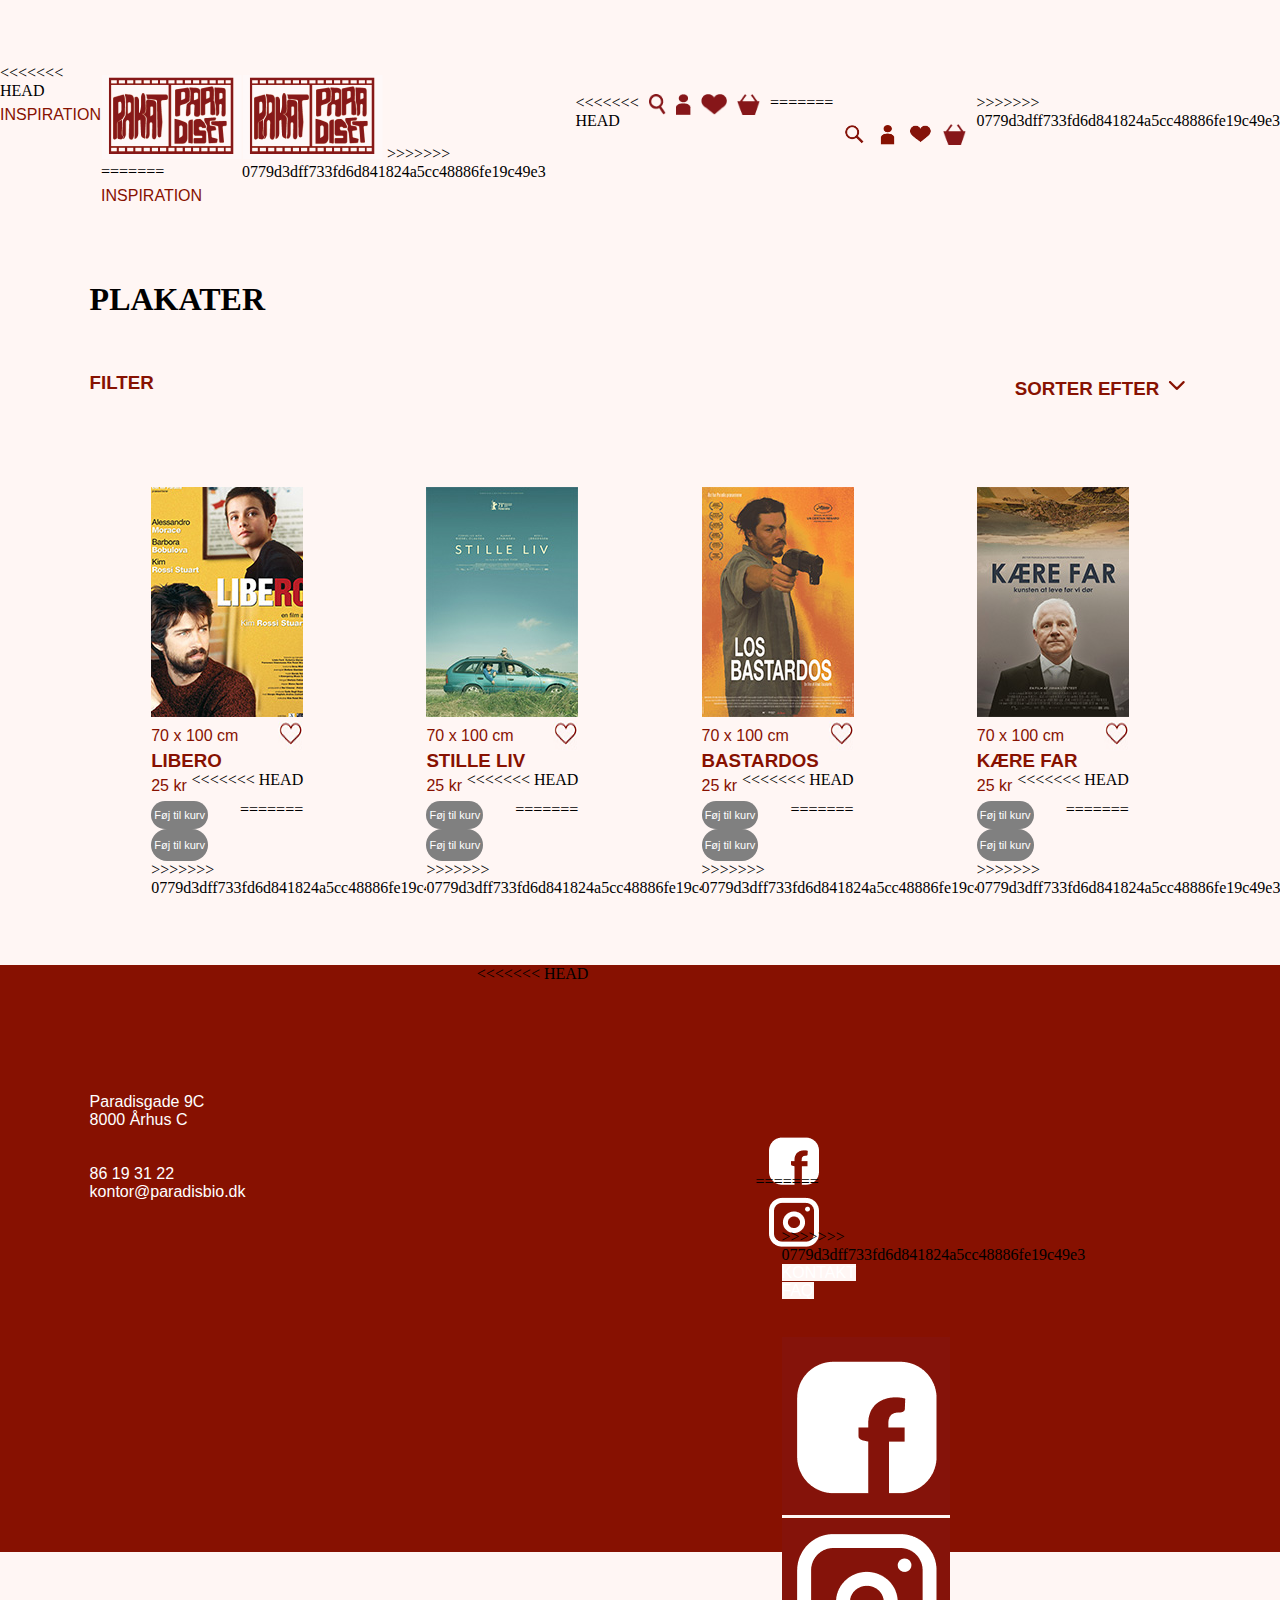
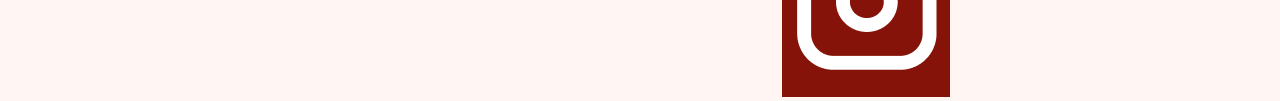
<file: index.html>
<!DOCTYPE html>
<html lang="en">
<head>
    <meta charset="UTF-8">
    <meta http-equiv="X-UA-Compatible" content="IE=edge">
    <meta name="viewport" content="width=device-width, initial-scale=1.0">
    <link rel="stylesheet" href="styles.css">
    <title>FORSIDE</title>
    </head>

    <body>
        <header id="mobilmenu">
<<<<<<< HEAD
            
            <div class="mobilikoner">
                <img src="images/burgermenu_billede.png" alt="Burgermenu Ikon">
                <img src="images/loop.png" alt="Loop Ikon">
            </div>
            
            <div class="logo">
                <img src="images/logo_billede.png" alt="Logo">
            </div>

            <div class="mobilikoner">
                <img src="images/fyldthjerte.png" alt="Fyldt Hjerte Ikon">
                <img src="images/kurv.png" alt="Kurv Ikon">
            </div>   
=======
            <div class="mobilikoner">
                <a href="burgermenu.html"><img id="burgermenu" src="images/burgermenu.png" alt="burgermenuikon"></a>
                <a href=""><img src="images/søg.png" alt="søg"></a>
            </div>
            
            <div class="logo">
                <a href="index.html"><img src="images/logo_billede.png" alt="Logo"></a>
            </div>

            <div class="mobilikoner">
                <a href="favoritter.html"><img src="images/favorit.png" alt="favorit"></a>
                <a href="kurv.html"><img src="images/kurv.png" alt="kurv"></a>
            </div>  
>>>>>>> 0779d3dff733fd6d841824a5cc48886fe19c49e3
        </header>

        <header id="laptopmenu">
            <div>
<<<<<<< HEAD
                <h4 id="inspirationsknap">INSPIRATION</h4>
            </div>
        
            <div class="logo">
                <img src="images/logo_billede.png" alt="Logo">
=======
                <a href="inspiration.html"><h4 id="inspirationsknap">INSPIRATION</h4></a>
            </div>
        
            <div class="logo">
                <a href="index.html"><img src="images/logo_billede.png" alt="Logo"></a>
>>>>>>> 0779d3dff733fd6d841824a5cc48886fe19c49e3
            </div>

            
            <div id="laptopikoner">
<<<<<<< HEAD
                <img src="images/loop.png" alt="Loop Ikon">
                <img src="images/profil_ikon.png" alt="Profil Ikon">
                <img src="images/fyldthjerte.png" alt="Fyldt Hjerte Ikon">
                <img src="images/kurv.png" alt="Kurv Ikon">
=======
                <a href=""><img src="images/søg.png" alt="Loop Ikon"></a>
                <a href="minkonto.html"><img src="images/profil.png" alt="Profil Ikon"></a>
                <a href="favoritter.html"><img src="images/favorit.png" alt="Fyldt Hjerte Ikon"></a>
                <a href="kurv.html"><img src="images/kurv.png" alt="Kurv Ikon"></a>
>>>>>>> 0779d3dff733fd6d841824a5cc48886fe19c49e3
            </div>
            
        </header>

        <main>
            <h1>PLAKATER</h1>
            <div class="filterogsorter">
                <h3>Filter</h3>
                <h3>Sorter efter <img src="images/pilned.png" alt="Pil Ned Ikon"></h3>
            </div>
    
            <div class="kort">
                <section>
                    <a class="plakatlink" href="#.html">
                        <img src="images/libero_billede.jpg" alt="Libero Plakat">
                    </a>
                    <div class="linje1">
                        <h4>70 x 100 cm</h4>
                        <img src="images/tomthjerte.jpg" alt="Tomt Hjerte Ikon">
                    </div>
                    <h3>LIBERO</h3>
                    <div class="linje3">
                        <h4>25 kr</h4>
<<<<<<< HEAD
                        <p class="gråknap">Føj til kurv</p>
=======
                        <p class="gråknaplille">Føj til kurv</p>
>>>>>>> 0779d3dff733fd6d841824a5cc48886fe19c49e3
                    </div>
                </section>
    
                <section>
                    <a class="plakatlink" href="omplakaten.html">
                        <img src="images/stilleliv_billede.jpg" alt="Stille Liv Plakat">
                    </a>
                    <div class="linje1">
                        <h4>70 x 100 cm</h4>
                        <img src="images/tomthjerte.jpg" alt="Tomt Hjerte Ikon">
                    </div>
                    <h3>STILLE LIV</h3>
                    <div class="linje3">
                        <h4>25 kr</h4>
<<<<<<< HEAD
                        <p class="gråknap">Føj til kurv</p>
=======
                        <p class="gråknaplille">Føj til kurv</p>
>>>>>>> 0779d3dff733fd6d841824a5cc48886fe19c49e3
                    </div>
                </section>
    
                <section>
                    <a class="plakatlink" href="#.html">
                        <img src="images/losbastardos_billede.jpg" alt="Los Bastardos Plakat">
                    </a>
                    <div class="linje1">
                        <h4>70 x 100 cm</h4>
                        <img src="images/tomthjerte.jpg" alt="Tomt Hjerte Ikon">
                    </div>
                    <h3>BASTARDOS</h3>
                    <div class="linje3">
                        <h4>25 kr</h4>
<<<<<<< HEAD
                        <p class="gråknap">Føj til kurv</p>
=======
                        <p class="gråknaplille">Føj til kurv</p>
>>>>>>> 0779d3dff733fd6d841824a5cc48886fe19c49e3
                    </div>
                </section>
    
                <section>
                    <a class="plakatlink" href="#.html">
                        <img src="images/kærefar_billede.jpg" alt="Kære Far Plakat">
                    </a>
                    <div class="linje1">
                        <h4>70 x 100 cm</h4>
                        <img src="images/tomthjerte.jpg" alt="Tomt Hjerte Ikon">
                    </div>
                    <h3>KÆRE FAR</h3>
                    <div class="linje3">
                        <h4>25 kr</h4>
<<<<<<< HEAD
                        <p class="gråknap">Føj til kurv</p>
=======
                        <p class="gråknaplille">Føj til kurv</p>
>>>>>>> 0779d3dff733fd6d841824a5cc48886fe19c49e3
                    </div>
                    
                </section>

            </div>
        </main>

        <footer>
            <section>
                <p>Paradisgade 9C</p>
                <p>8000 Århus C</p>
                <br>
                <br>
                <p>86 19 31 22</p>
                <p>kontor@paradisbio.dk</p>
            </section>

<<<<<<< HEAD
            <section>
                <div class="some">
                    <img src="images/facebook_logo.png" alt="FaceBook Ikon">
                </div>
=======
            <section id="footerlaptop">
>>>>>>> 0779d3dff733fd6d841824a5cc48886fe19c49e3
                <br>
                <a href="kontaktos.html">KONTAKT</a>
                <br>
                <a href="">FAQ</a>
            </section>

            <section class="some">
                <a href=""><img src="images/facebook.png" alt="facebook"></a>
                <a href=""><img src="images/instagram.png" alt="instagram"></a>
            </section>

        </footer>
    </body>
    </html>
</file>
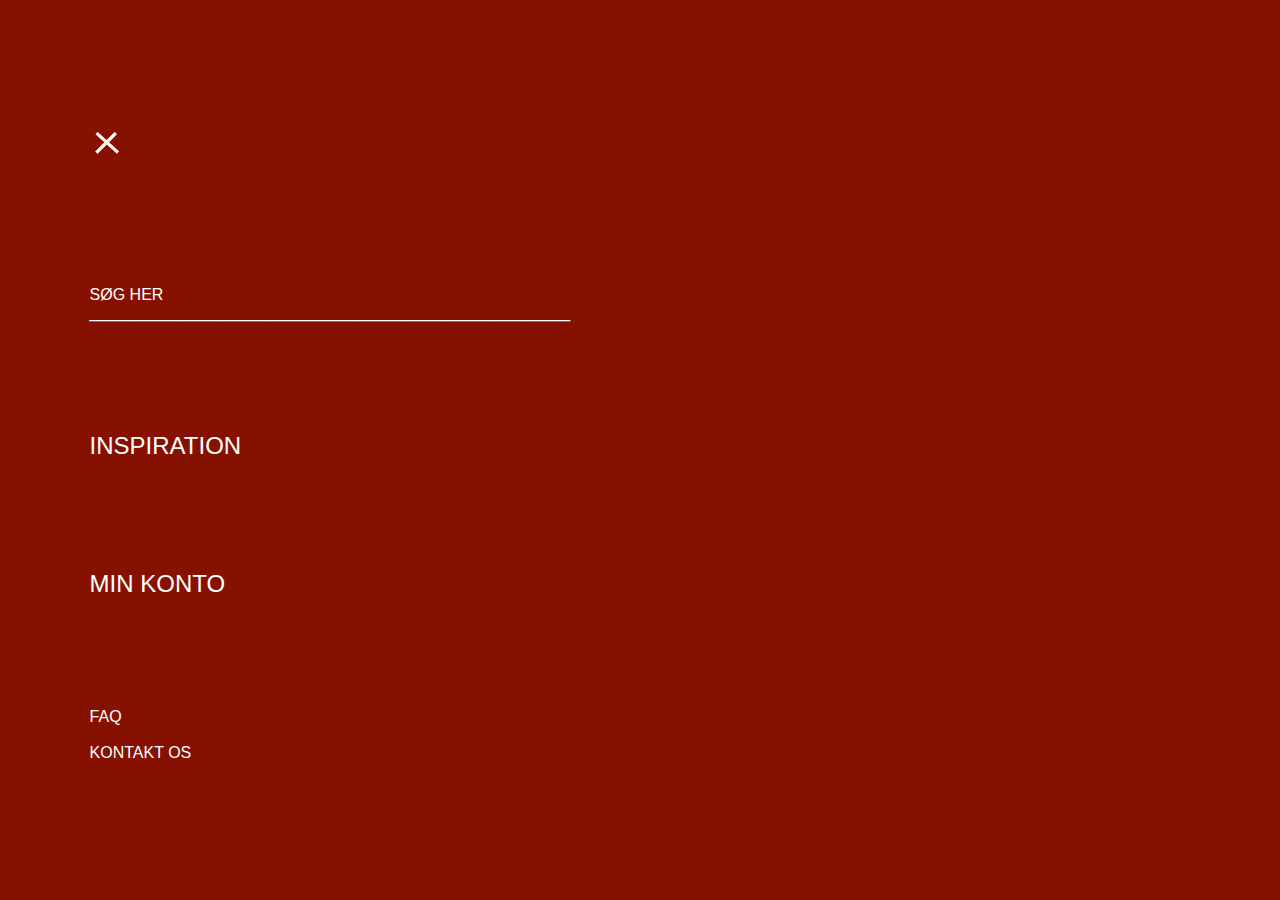
<file: burgermenu.html>
<!DOCTYPE html>
<html lang="en">
<head>
    <meta charset="UTF-8">
    <meta http-equiv="X-UA-Compatible" content="IE=edge">
    <meta name="viewport" content="width=device-width, initial-scale=1.0">
    <link rel="stylesheet" href="stylesrød.css">
    <title>Burgermenu</title>
</head>
<body>
    <header>
        <a class="mobilikoner" href="index.html"><img src="images/kryds.png" alt="kryds"></a>
    </header>

    <main>
        <p>SØG HER</p>
        <p>______________________________________________________</p>

        <a href="inspiration.html"><h2 class="overskriftburgermenu">INSPIRATION</h2></a>
        <a href="minkonto.html"><h2 class="overskriftburgermenu">MIN KONTO</h2></a>

        <a href=""><h4>FAQ</h4></a>
        <br>
        <a href="kontaktos.html"><h4>KONTAKT OS</h4></a>
    </main>
</body>
</html>
</file>
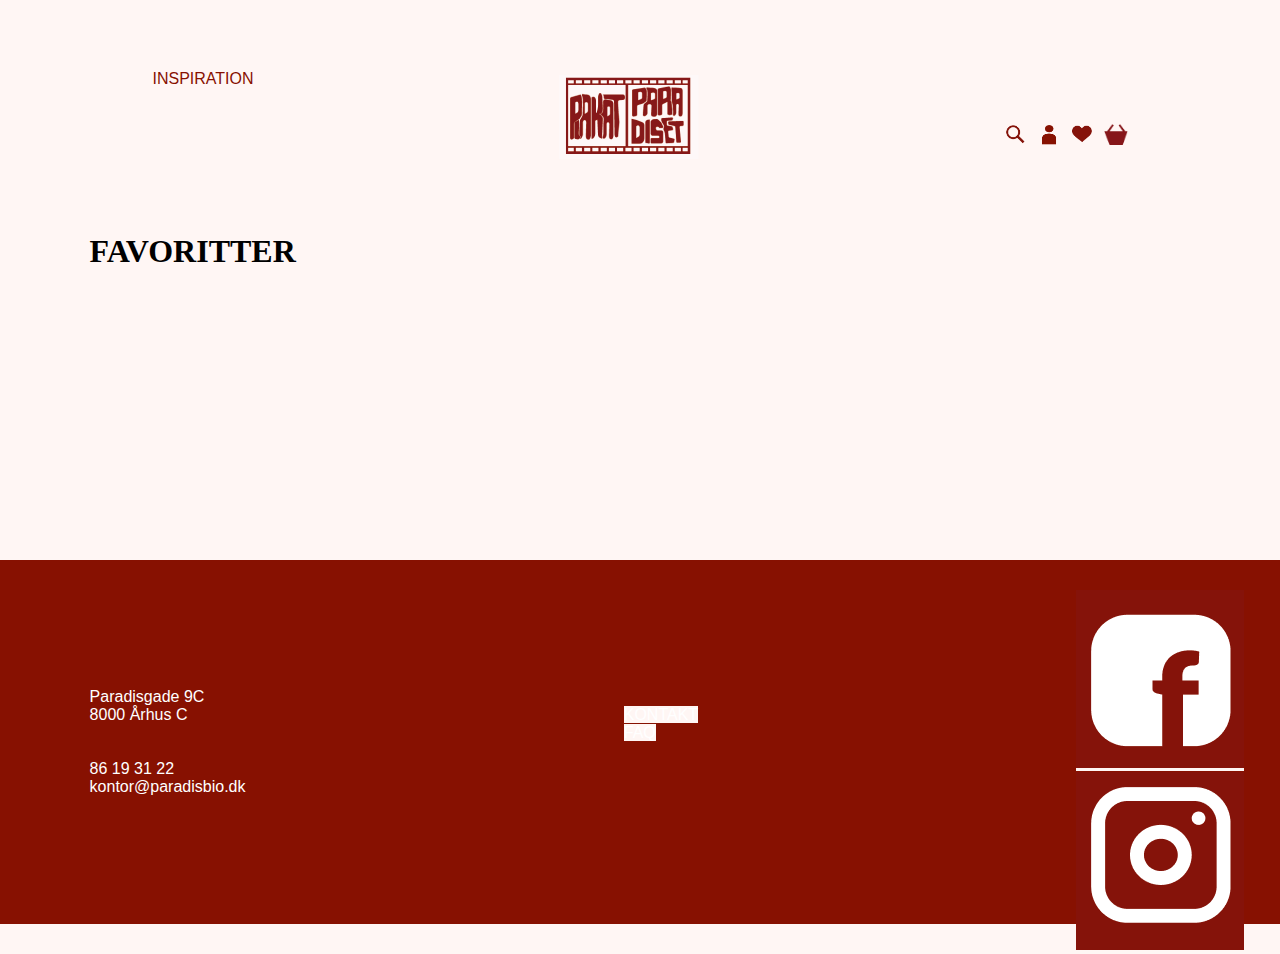
<file: favoritter.html>
<!DOCTYPE html>
<html lang="en">

<head>
    <meta charset="UTF-8">
    <meta http-equiv="X-UA-Compatible" content="IE=edge">
    <meta name="viewport" content="width=device-width, initial-scale=1.0">
    <title>Favoritter</title>
    <link rel="stylesheet" href="styles.css">
</head>

<body>

    <header id="mobilmenu">
        <div class="mobilikoner">
            <a href="burgermenu.html"><img id="burgermenu" src="images/burgermenu.png" alt="burgermenuikon"></a>
            <a href=""><img src="images/søg.png" alt="søg"></a>
        </div>
        
        <div class="logo">
            <a href="index.html"><img src="images/logo_billede.png" alt="Logo"></a>
        </div>

        <div class="mobilikoner">
            <a href="favoritter.html"><img src="images/favorit.png" alt="favorit"></a>
            <a href="kurv.html"><img src="images/kurv.png" alt="kurv"></a>
        </div>  
    </header>

    <header id="laptopmenu">
        <div>
            <a href="inspiration.html"><h4 id="inspirationsknap">INSPIRATION</h4></a>
        </div>
    
        <div class="logo">
            <a href="index.html"><img src="images/logo_billede.png" alt="Logo"></a>
        </div>

        
        <div id="laptopikoner">
            <a href=""><img src="images/søg.png" alt="Loop Ikon"></a>
            <a href="minkonto.html"><img src="images/profil.png" alt="Profil Ikon"></a>
            <a href="favoritter.html"><img src="images/favorit.png" alt="Fyldt Hjerte Ikon"></a>
            <a href="kurv.html"><img src="images/kurv.png" alt="Kurv Ikon"></a>
        </div>
        
    </header>

    <main>

        <div>
            <h1>FAVORITTER</h1><br><br><br><br><br><br><br><br><br>
        </div>

    </main>

    <footer>
        <section>
            <p>Paradisgade 9C</p>
            <p>8000 Århus C</p>
            <br>
            <br>
            <p>86 19 31 22</p>
            <p>kontor@paradisbio.dk</p>
        </section>

        <section id="footerlaptop">
            <br>
            <a href="kontaktos.html">KONTAKT</a>
            <br>
            <a href="">FAQ</a>
        </section>

        <section class="some">
            <a href=""><img src="images/facebook.png" alt="facebook"></a>
            <a href=""><img src="images/instagram.png" alt="instagram"></a>
        </section>

    </footer>
</body>
</html>
</file>
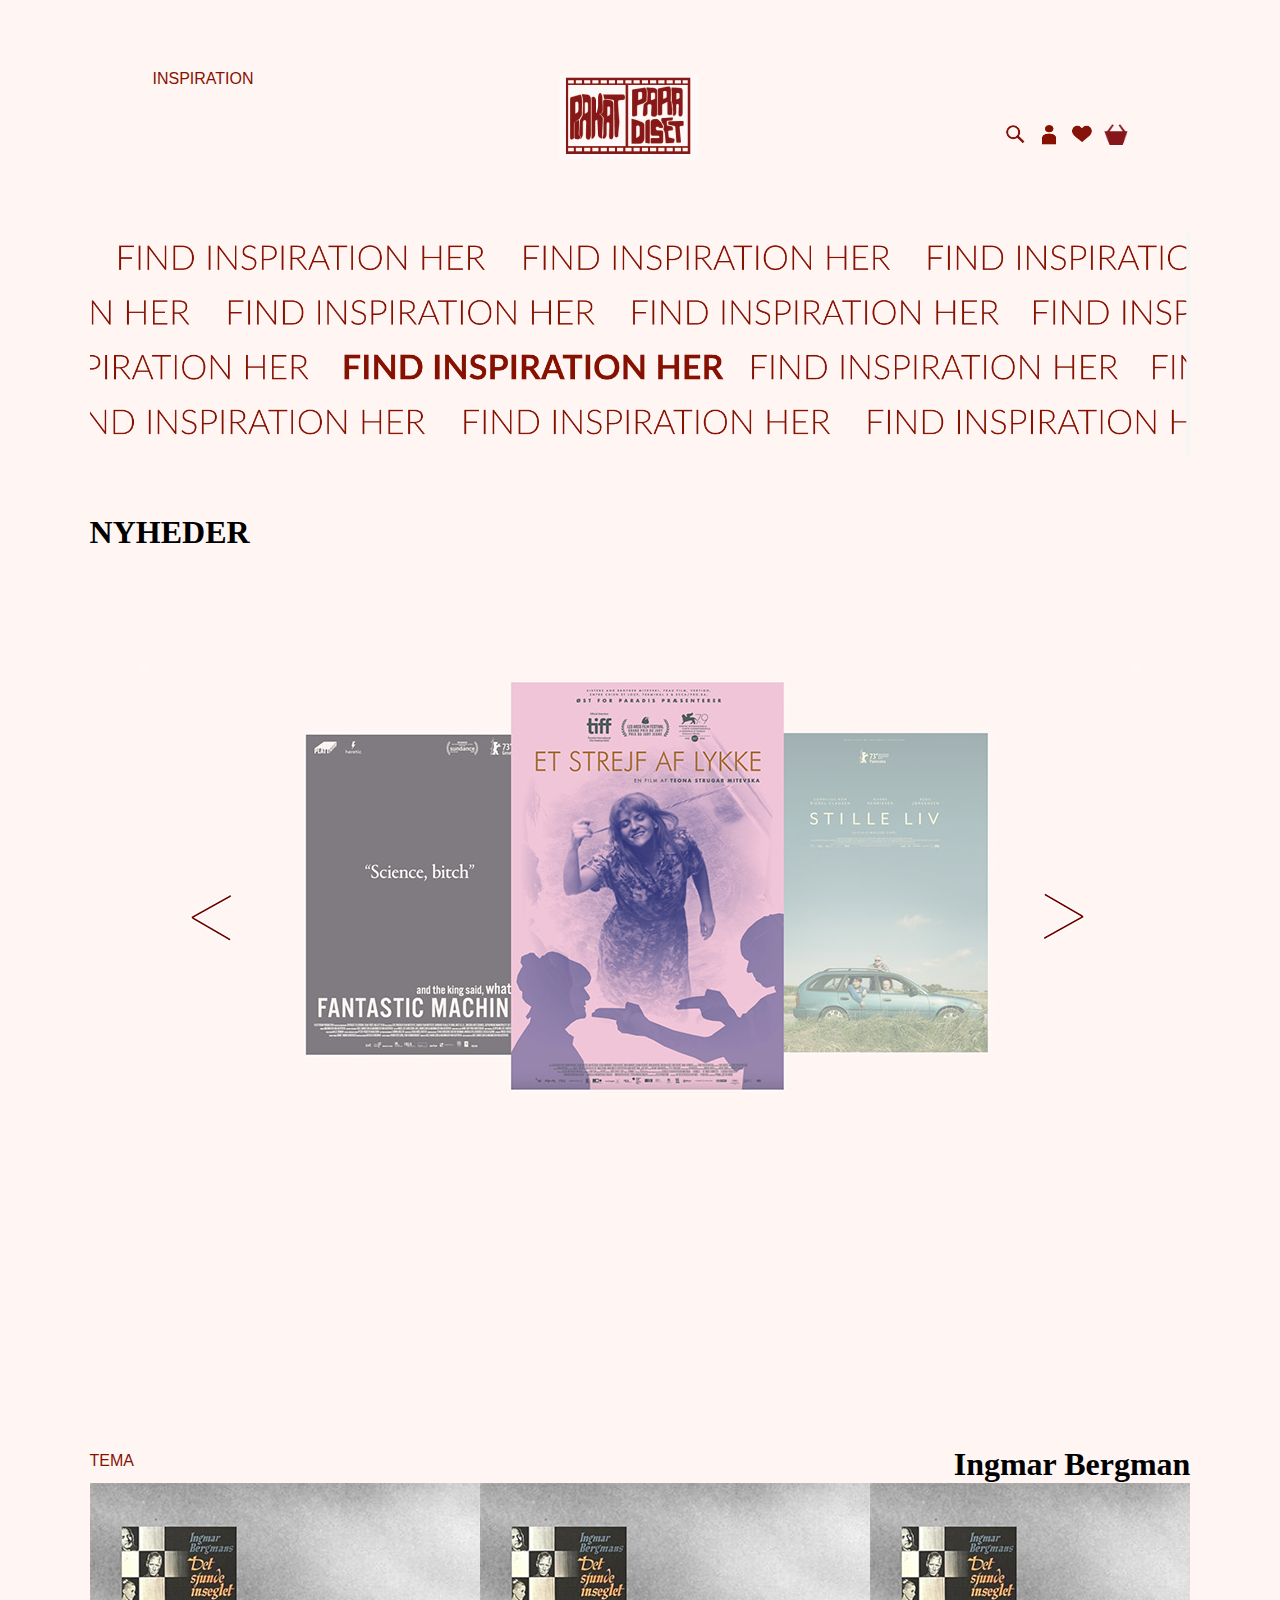
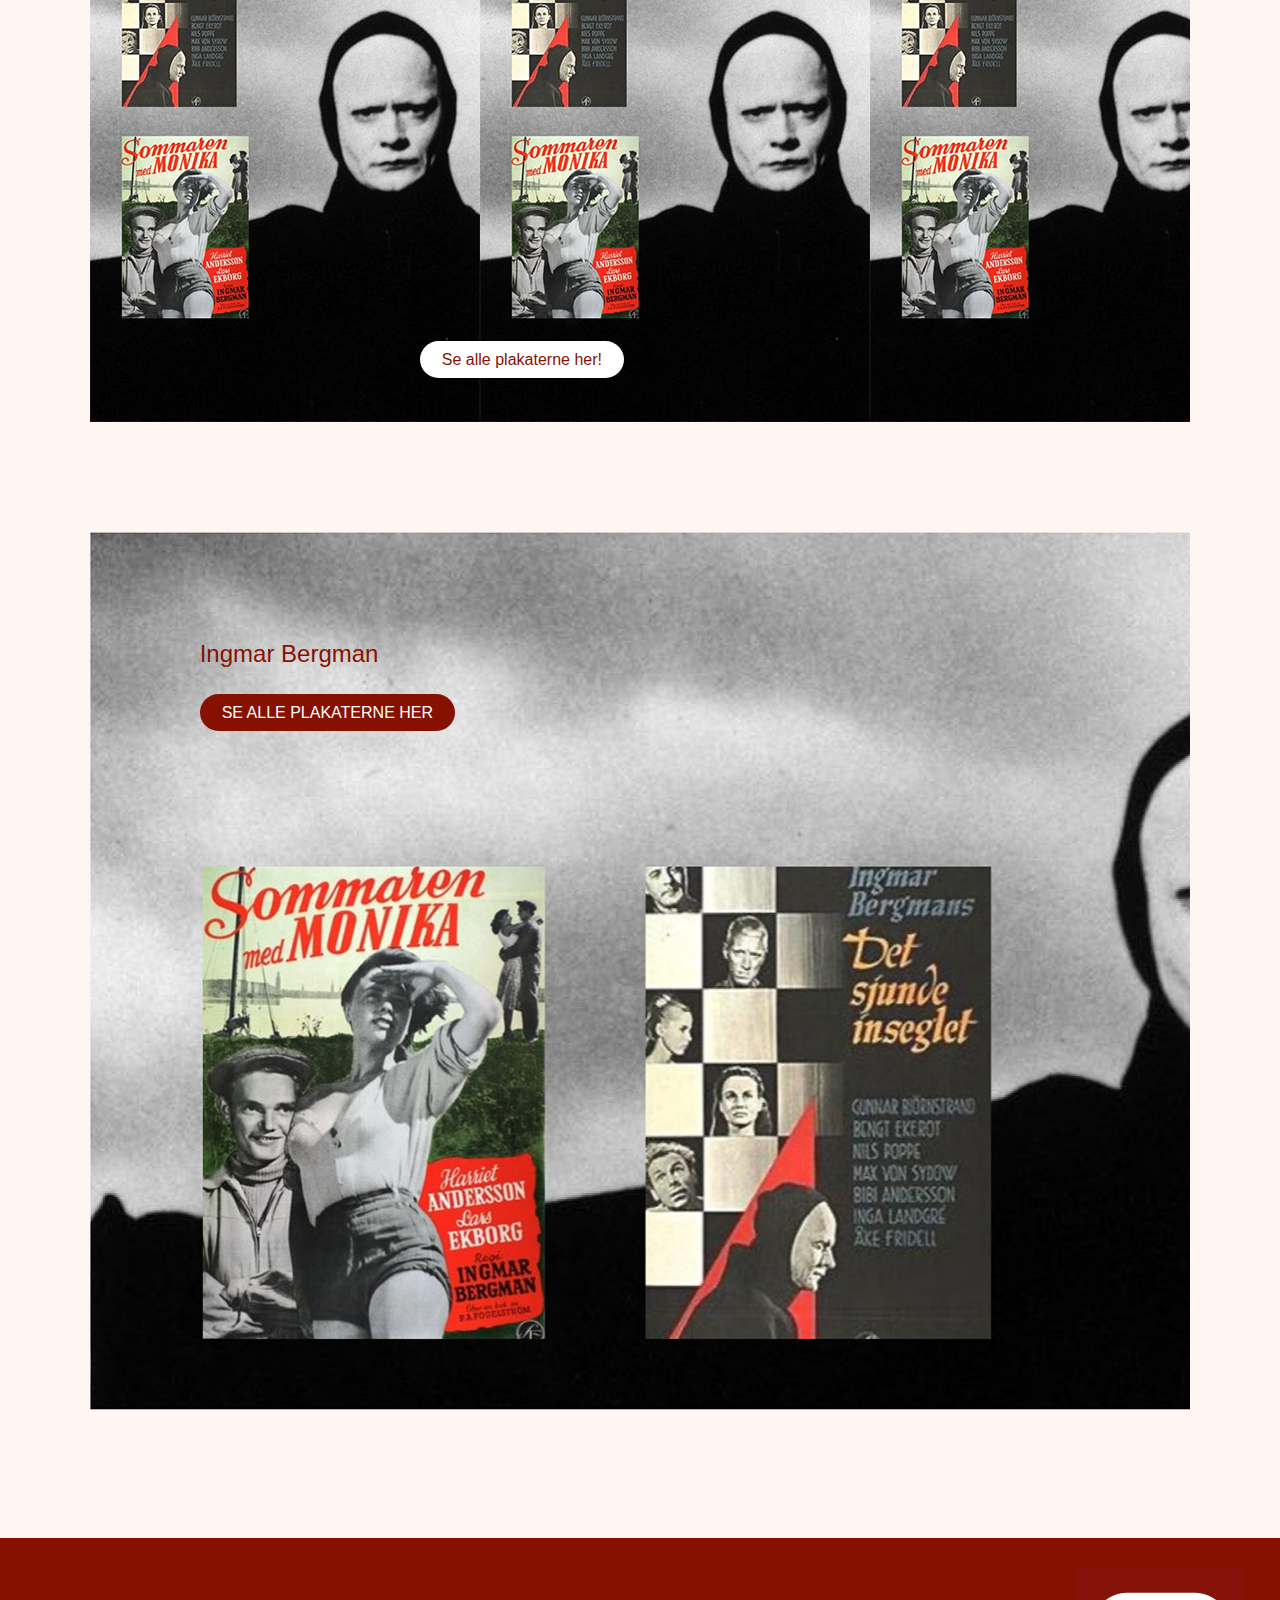
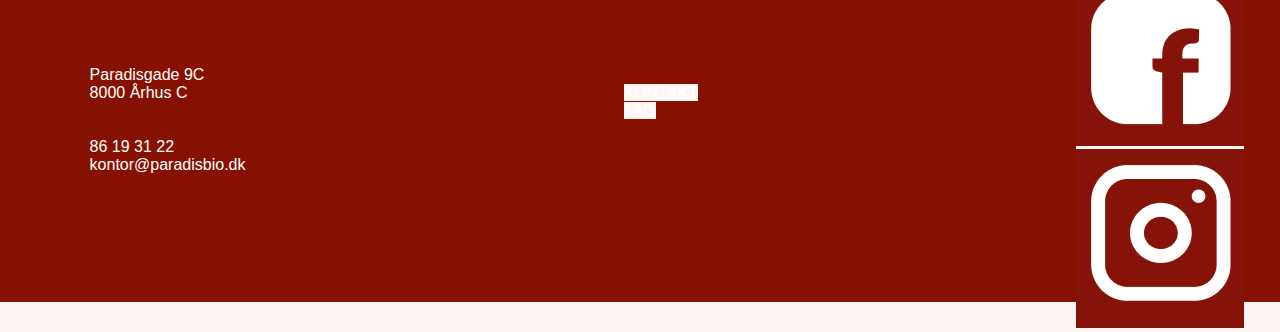
<file: inspiration.html>
<!DOCTYPE html>
<html lang="en">
<head>
    <meta charset="UTF-8">
    <meta http-equiv="X-UA-Compatible" content="IE=edge">
    <meta name="viewport" content="width=device-width, initial-scale=1.0">
    <link rel="stylesheet" href="styles.css">
    <title>INSPIRATION</title>

    </head>
    <body>
        <header id="mobilmenu">
            <div class="mobilikoner">
                <a href="burgermenu.html"><img id="burgermenu" src="images/burgermenu.png" alt="burgermenuikon"></a>
                <a href=""><img src="images/søg.png" alt="søg"></a>
            </div>
            
            <div class="logo">
                <a href="index.html"><img src="images/logo_billede.png" alt="Logo"></a>
            </div>

            <div class="mobilikoner">
                <a href="favoritter.html"><img src="images/favorit.png" alt="favorit"></a>
                <a href="kurv.html"><img src="images/kurv.png" alt="kurv"></a>
            </div>  
        </header>

        <header id="laptopmenu">
            <div>
                <a href="inspiration.html"><h4 id="inspirationsknap">INSPIRATION</h4></a>
            </div>
        
            <div class="logo">
                <a href="index.html"><img src="images/logo_billede.png" alt="Logo"></a>
            </div>

            
            <div id="laptopikoner">
                <a href=""><img src="images/søg.png" alt="Loop Ikon"></a>
                <a href="minkonto.html"><img src="images/profil.png" alt="Profil Ikon"></a>
                <a href="favoritter.html"><img src="images/favorit.png" alt="Fyldt Hjerte Ikon"></a>
                <a href="kurv.html"><img src="images/kurv.png" alt="Kurv Ikon"></a>
            </div>
            
        </header>
        <main>
            <img id="inspiration" src="images/findispirationher.png" alt="plakatinspiration">

            <h1>NYHEDER</h1>
            <section id="karrusellaptop">
                <img src="images/karrusellap.jpg" alt="karrusellaptop">
            </section>  

            <section id="karruselmobil">
                <img src="images/karrusel3990px.png" alt="filmplakater">
            </section>  
           
            <section id="temamobil">
                <div id="overskrift">
                    <h4>TEMA</h4>
                    <h1>Ingmar Bergman</h1>
                </div>

                <div id="temabilledemobil">
                <!--margin eller justefy content virkede ikke, så nu gad jeg ikke mere-->
                <br>
                <br>
                <br>
                <br>
                <br>
                <br>
                <br>
                <br>
                <br>
                <br>
                <br>
                <br>
                <br>
                <br>
                <br>
                <br>
                <br>
                <br>
                <br>
                <br>
                <br>
                <br>
                <br>
                <br>
                <br>
                <br>
                <a href="" id="hvidknap">Se alle plakaterne her!</a>
                </div>
            </section>

            <section id="temabilledelaptop">
                <br>
                <br>
                <br>
                <br>
                <br>
                <br>
                <h2>Ingmar Bergman</h2>
                <br>
                <br>
                <a class="rødknap" href="">SE ALLE PLAKATERNE HER</a>
            </section>
        </main>

        <footer>
            <section>
                <p>Paradisgade 9C</p>
                <p>8000 Århus C</p>
                <br>
                <br>
                <p>86 19 31 22</p>
                <p>kontor@paradisbio.dk</p>
            </section>
            <section id="footerlaptop">
                <br>
                <a href="kontaktos.html">KONTAKT</a>
                <br>
                <a href="">FAQ</a>
            </section>

            <section class="some">
                <a href=""><img src="images/facebook.png" alt="facebook"></a>
                <a href=""><img src="images/instagram.png" alt="instagram"></a>
            </section>

        </footer>
    </body>
    </html>
</file>
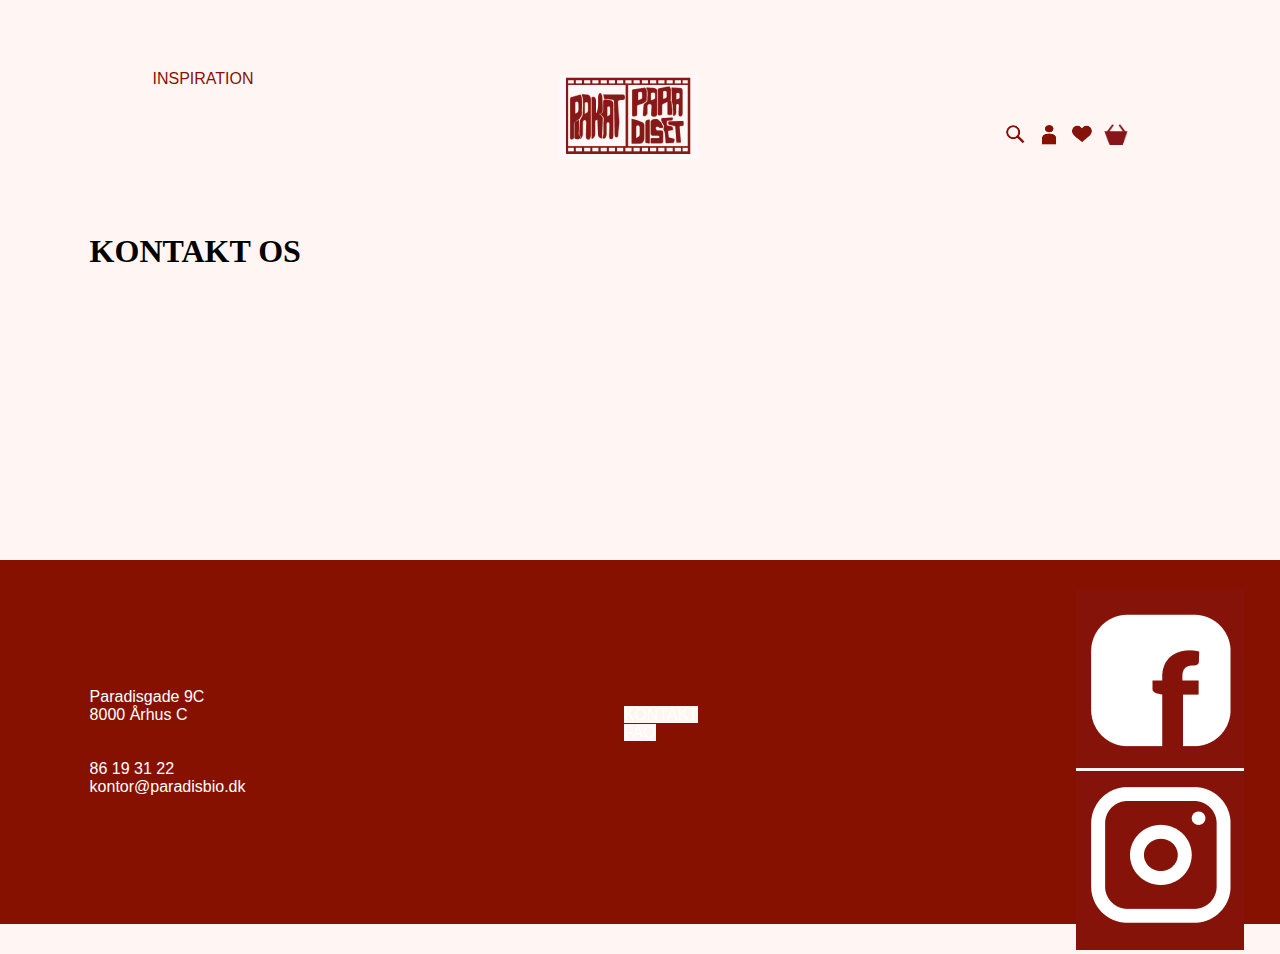
<file: kontaktos.html>
<!DOCTYPE html>
<html lang="en">
<head>
    <meta charset="UTF-8">
    <meta http-equiv="X-UA-Compatible" content="IE=edge">
    <meta name="viewport" content="width=device-width, initial-scale=1.0">
    <link rel="stylesheet" href="styles.css">
    <title>KONTAKT</title>
    
    </head>
    <body>
        <header id="mobilmenu">
            <div class="mobilikoner">
                <a href="burgermenu.html"><img id="burgermenu" src="images/burgermenu.png" alt="burgermenuikon"></a>
                <a href=""><img src="images/søg.png" alt="søg"></a>
            </div>
            
            <div class="logo">
                <a href="index.html"><img src="images/logo_billede.png" alt="Logo"></a>
            </div>

            <div class="mobilikoner">
                <a href="favoritter.html"><img src="images/favorit.png" alt="favorit"></a>
                <a href="kurv.html"><img src="images/kurv.png" alt="kurv"></a>
            </div>  
        </header>

        <header id="laptopmenu">
            <div>
                <a href="inspiration.html"><h4 id="inspirationsknap">INSPIRATION</h4></a>
            </div>
        
            <div class="logo">
                <a href="index.html"><img src="images/logo_billede.png" alt="Logo"></a>
            </div>

            
            <div id="laptopikoner">
                <a href=""><img src="images/søg.png" alt="Loop Ikon"></a>
                <a href="minkonto.html"><img src="images/profil.png" alt="Profil Ikon"></a>
                <a href="favoritter.html"><img src="images/favorit.png" alt="Fyldt Hjerte Ikon"></a>
                <a href="kurv.html"><img src="images/kurv.png" alt="Kurv Ikon"></a>
            </div>
            
        </header>

        <main>
            <div>
                <h1>KONTAKT OS</h1><br><br><br><br><br><br><br><br><br>
            </div>
        </main>

        <footer>
            <section>
                <p>Paradisgade 9C</p>
                <p>8000 Århus C</p>
                <br>
                <br>
                <p>86 19 31 22</p>
                <p>kontor@paradisbio.dk</p>
            </section>

            <section id="footerlaptop">
                <br>
                <a href="kontaktos.html">KONTAKT</a>
                <br>
                <a href="">FAQ</a>
            </section>

            <section class="some">
                <a href=""><img src="images/facebook.png" alt="facebook"></a>
                <a href=""><img src="images/instagram.png" alt="instagram"></a>
            </section>
        </footer>
    </body>
    </html>
</file>
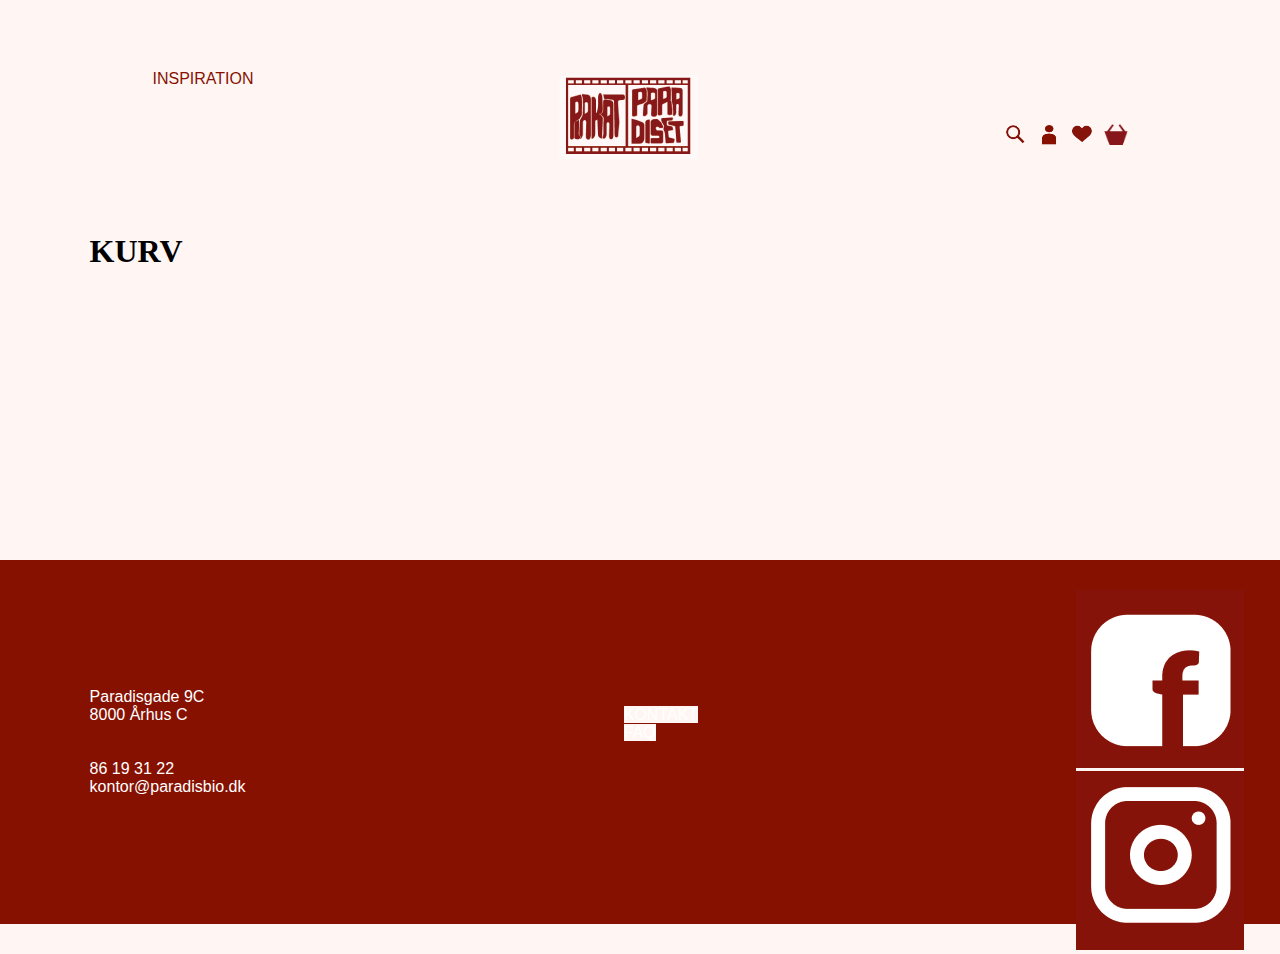
<file: kurv.html>
<!DOCTYPE html>
<html lang="en">
<head>
    <meta charset="UTF-8">
    <meta http-equiv="X-UA-Compatible" content="IE=edge">
    <meta name="viewport" content="width=device-width, initial-scale=1.0">
    <link rel="stylesheet" href="styles.css">
    <title>KURV</title>
</head>


    <body>
        <header id="mobilmenu">
            <div class="mobilikoner">
                <a href="burgermenu.html"><img id="burgermenu" src="images/burgermenu.png" alt="burgermenuikon"></a>
                <a href=""><img src="images/søg.png" alt="søg"></a>
            </div>
            
            <div class="logo">
                <a href="index.html"><img src="images/logo_billede.png" alt="Logo"></a>
            </div>

            <div class="mobilikoner">
                <a href="favoritter.html"><img src="images/favorit.png" alt="favorit"></a>
                <a href="kurv.html"><img src="images/kurv.png" alt="kurv"></a>
            </div>  
        </header>

        <header id="laptopmenu">
            <div>
                <a href="inspiration.html"><h4 id="inspirationsknap">INSPIRATION</h4></a>
            </div>
        
            <div class="logo">
                <a href="index.html"><img src="images/logo_billede.png" alt="Logo"></a>
            </div>

            
            <div id="laptopikoner">
                <a href=""><img src="images/søg.png" alt="Loop Ikon"></a>
                <a href="minkonto.html"><img src="images/profil.png" alt="Profil Ikon"></a>
                <a href="favoritter.html"><img src="images/favorit.png" alt="Fyldt Hjerte Ikon"></a>
                <a href="kurv.html"><img src="images/kurv.png" alt="Kurv Ikon"></a>
            </div>
            
        </header>

        <main>
            <div>
                <h1>KURV</h1><br><br><br><br><br><br><br><br><br>
            </div>
        </main>
        <footer>
            <section>
                <p>Paradisgade 9C</p>
                <p>8000 Århus C</p>
                <br>
                <br>
                <p>86 19 31 22</p>
                <p>kontor@paradisbio.dk</p>
            </section>

            <section id="footerlaptop">
                <br>
                <a href="kontaktos.html">KONTAKT</a>
                <br>
                <a href="">FAQ</a>
            </section>

            <section class="some">
                <a href=""><img src="images/facebook.png" alt="facebook"></a>
                <a href=""><img src="images/instagram.png" alt="instagram"></a>
            </section>

        </footer>
    </body>
    </html>
</file>
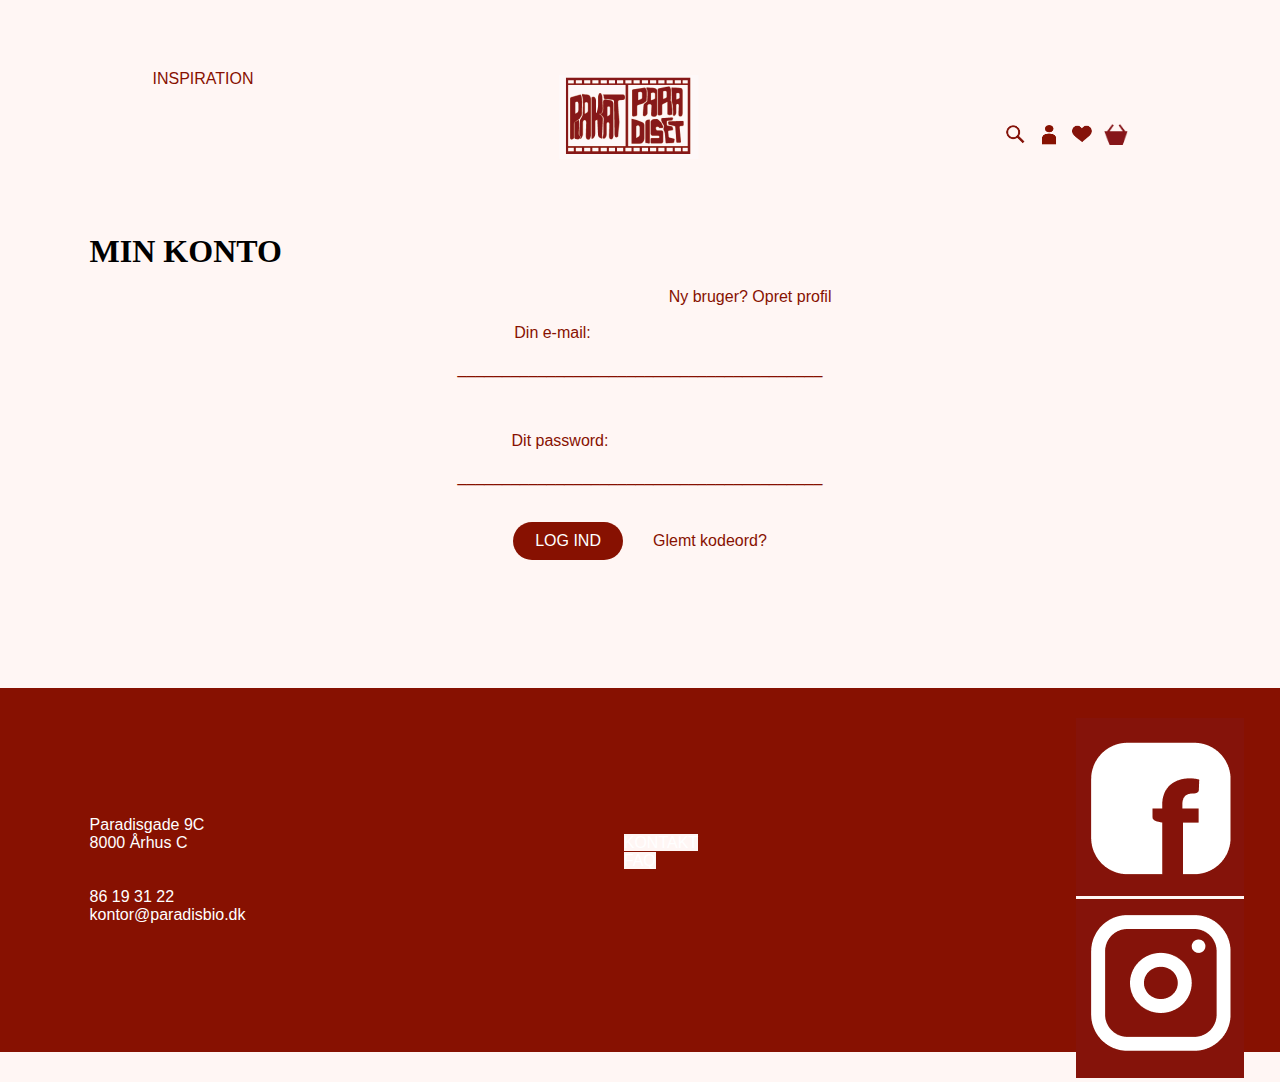
<file: minkonto.html>
<!DOCTYPE html>
<html lang="en">

<head>
    <meta charset="UTF-8">
    <meta http-equiv="X-UA-Compatible" content="IE=edge">
    <meta name="viewport" content="width=device-width, initial-scale=1.0">
    <title>Min konto</title>
    <link rel="stylesheet" href="styles.css">
</head>

<body>

    <header id="mobilmenu">
        <div class="mobilikoner">
            <a href="burgermenu.html"><img id="burgermenu" src="images/burgermenu.png" alt="burgermenuikon"></a>
            <a href=""><img src="images/søg.png" alt="søg"></a>
        </div>
        
        <div class="logo">
            <a href="index.html"><img src="images/logo_billede.png" alt="Logo"></a>
        </div>

        <div class="mobilikoner">
            <a href="favoritter.html"><img src="images/favorit.png" alt="favorit"></a>
            <a href="kurv.html"><img src="images/kurv.png" alt="kurv"></a>
        </div>  
    </header>

    <header id="laptopmenu">
        <div>
            <a href="inspiration.html"><h4 id="inspirationsknap">INSPIRATION</h4></a>
        </div>
    
        <div class="logo">
            <a href="index.html"><img src="images/logo_billede.png" alt="Logo"></a>
        </div>

        
        <div id="laptopikoner">
            <a href=""><img src="images/søg.png" alt="Loop Ikon"></a>
            <a href="minkonto.html"><img src="images/profil.png" alt="Profil Ikon"></a>
            <a href="favoritter.html"><img src="images/favorit.png" alt="Fyldt Hjerte Ikon"></a>
            <a href="kurv.html"><img src="images/kurv.png" alt="Kurv Ikon"></a>
        </div>
        
    </header>

    <main>

        <div class="minkonto">

            <h1>MIN KONTO</h1><br>
            
            <a href=""><p id="bruger">Ny bruger? Opret profil</p></a><br>

            <section id="mail">
                <p class="mail1">Din e-mail:</p>
                <br>
                <p>_________________________________________</p>
                <br>
                <br>
                <br>
                <p class="password">Dit password:</p>
                <br>
                <p>_________________________________________</p>
                <br>
                <br>
            </section>

            <section id="logind">
                <a class="rødknap" href="">LOG IND</a>
                <a href="" id="glemt">Glemt kodeord?</a>
            </section>

        </div>

    </main>

    <footer>
        <section>
            <p>Paradisgade 9C</p>
            <p>8000 Århus C</p>
            <br>
            <br>
            <p>86 19 31 22</p>
            <p>kontor@paradisbio.dk</p>
        </section>

        <section id="footerlaptop">
            <br>
            <a href="kontaktos.html">KONTAKT</a>
            <br>
            <a href="">FAQ</a>
        </section>

        <section class="some">
            <a href=""><img src="images/facebook.png" alt="facebook"></a>
            <a href=""><img src="images/instagram.png" alt="instagram"></a>
        </section>

    </footer>
</body>
</html>
</file>
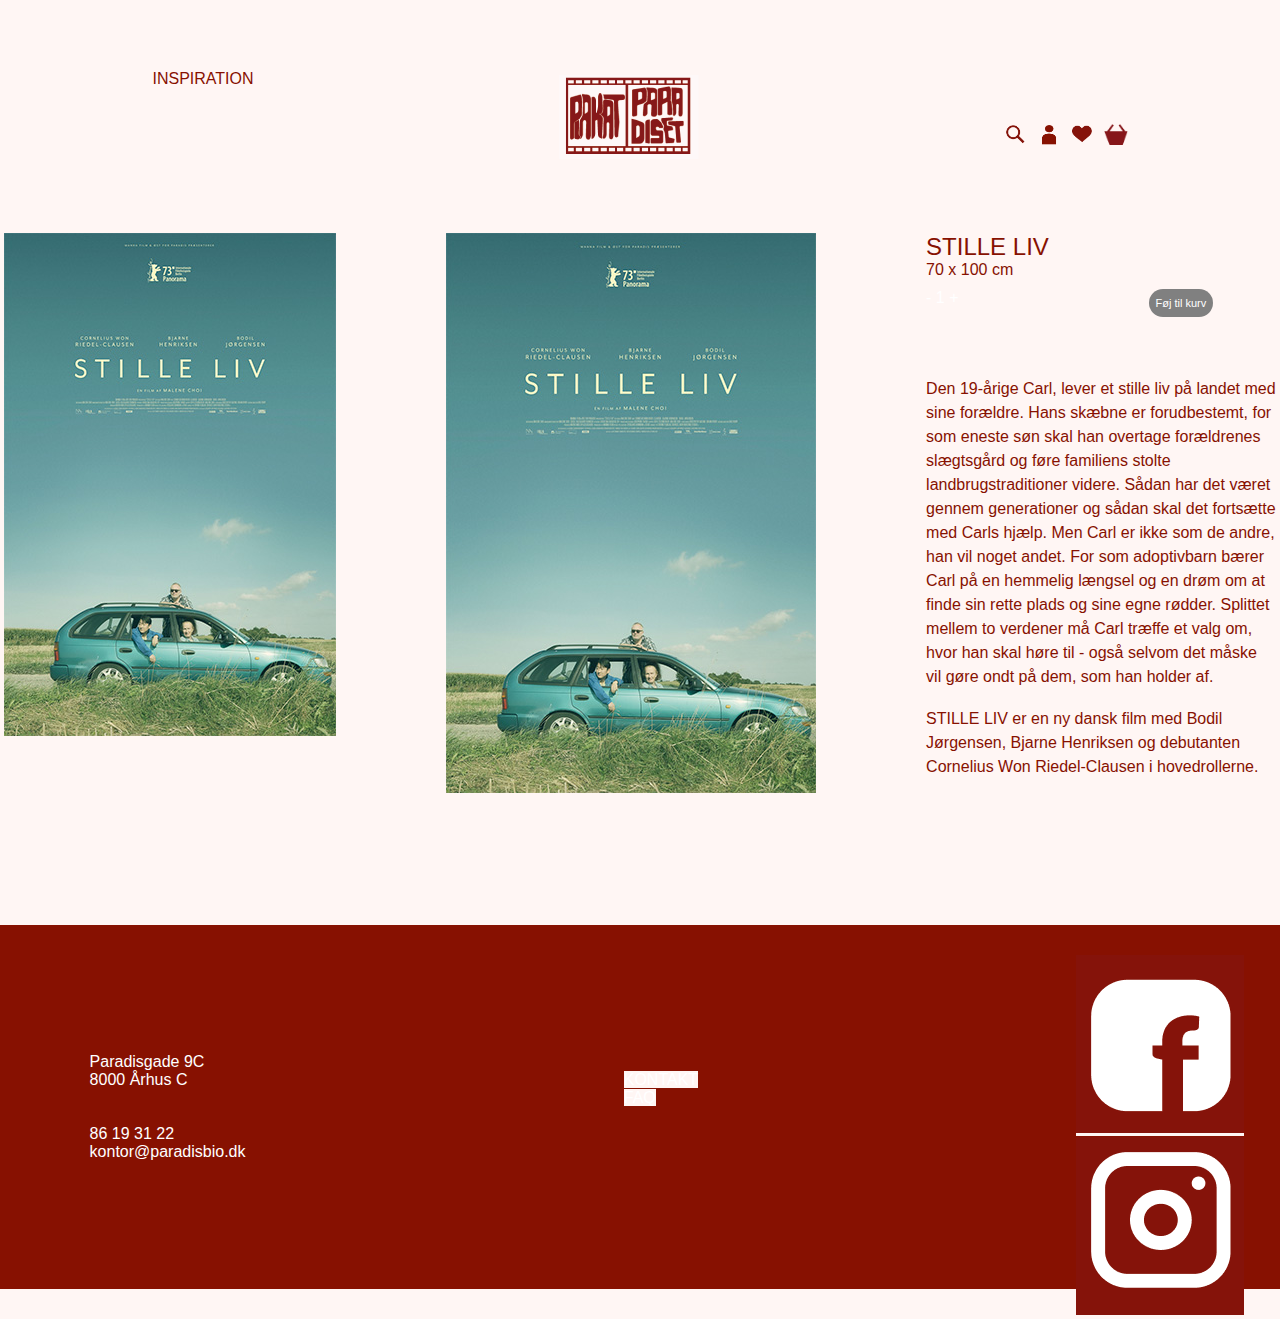
<file: omplakaten.html>
<!DOCTYPE html>
<html lang="en">
<head>
    <meta charset="UTF-8">
    <meta http-equiv="X-UA-Compatible" content="IE=edge">
    <meta name="viewport" content="width=device-width, initial-scale=1.0">
    <link rel="stylesheet" href="styles.css">
    <title>OM PLAKATEN</title>
    
    </head>
    <body>
        <header id="mobilmenu">
            <div class="mobilikoner">
                <a href="burgermenu.html"><img id="burgermenu" src="images/burgermenu.png" alt="burgermenuikon"></a>
                <a href=""><img src="images/søg.png" alt="søg"></a>
            </div>
            
            <div class="logo">
                <a href="index.html"><img src="images/logo_billede.png" alt="Logo"></a>
            </div>

            <div class="mobilikoner">
                <a href="favoritter.html"><img src="images/favorit.png" alt="favorit"></a>
                <a href="kurv.html"><img src="images/kurv.png" alt="kurv"></a>
            </div>  
        </header>

        <header id="laptopmenu">
            <div>
                <a href="inspiration.html"><h4 id="inspirationsknap">INSPIRATION</h4></a>
            </div>
        
            <div class="logo">
                <a href="index.html"><img src="images/logo_billede.png" alt="Logo"></a>
            </div>

            
            <div id="laptopikoner">
                <a href=""><img src="images/søg.png" alt="Loop Ikon"></a>
                <a href="minkonto.html"><img src="images/profil.png" alt="Profil Ikon"></a>
                <a href="favoritter.html"><img src="images/favorit.png" alt="Fyldt Hjerte Ikon"></a>
                <a href="kurv.html"><img src="images/kurv.png" alt="Kurv Ikon"></a>
            </div>
            
        </header>

        <main>
            <div class="omplakaten">

            <section id="stillelivmobil">
                <img src="images/stillelivlille.jpg" alt="stille liv">
            </section>
            
            <section id="stillelivlaptop">
                <img src="images/stillelivstor.jpg" alt="stille liv">
            </section>
            

            <div class="tekstbox">
                <h2>STILLE LIV</h2>
                <p>70 x 100 cm</p>

            <section class=omplakat>
                <div class="plakatlinje">
                    <a href="" id="hvidknap2">- 1 +</a>
                    <a href="" class="gråknap">Føj til kurv</a>
                </div>

                <p class="brødtekst">
                Den 19-årige Carl, lever et stille liv på landet med sine forældre. 
                Hans skæbne er forudbestemt, for som eneste søn skal han overtage forældrenes slægtsgård 
                og føre familiens stolte landbrugstraditioner videre.

                Sådan har det været gennem generationer og sådan skal det fortsætte med Carls hjælp. 
                Men Carl er ikke som de andre, han vil noget andet. For som adoptivbarn bærer Carl på en hemmelig længsel 
                og en drøm om at finde sin rette plads og sine egne rødder. Splittet mellem to verdener må Carl træffe et valg om, 
                hvor han skal høre til - også selvom det måske vil gøre ondt på dem, som han holder af.
                </p>

                <br>
                <p class="brødtekst">
                STILLE LIV er en ny dansk film med Bodil Jørgensen, Bjarne Henriksen og debutanten Cornelius Won Riedel-Clausen 
                i hovedrollerne. 
                </p>
            </section>
            </div>

                
            </div>
        </main>

        <footer>
            <section>
                <p>Paradisgade 9C</p>
                <p>8000 Århus C</p>
                <br>
                <br>
                <p>86 19 31 22</p>
                <p>kontor@paradisbio.dk</p>
            </section>

            <section id="footerlaptop">
                <br>
                <a href="kontaktos.html">KONTAKT</a>
                <br>
                <a href="">FAQ</a>
            </section>

            <section class="some">
                <a href=""><img src="images/facebook.png" alt="facebook"></a>
                <a href=""><img src="images/instagram.png" alt="instagram"></a>
            </section>

        </footer>
    </body>
    </html>
</file>
<file: styles.css>
*{
    margin:0px;
    box-sizing: border-box;
    text-decoration: none;
    background-color: #FFF6F4;;
}

main{
    margin-top: 70px;
    margin-left: 7%;
    margin-right: 7%;

    background-color: #FFF6F4;
}

header{
    position: sticky;
    display: flex;
    justify-content:center;
    justify-content: space-around;
    margin-top: 5%;
    margin-bottom: 2%;

}

<<<<<<< HEAD

=======
>>>>>>> 0779d3dff733fd6d841824a5cc48886fe19c49e3
/*fonte*/

h1{
    font-family: 'lato',sans-serif;
    font-weight: lighter;
    text-align: center;
    text-transform: uppercase;
    color: #871101;
}

h2{
    font-family: 'lato', sans-serif;
    font-weight: lighter;
    color: #871101;
}

h3 /*plakat titel*/ {
    font-family: 'lato',sans-serif;
    font-weight: bold;
    text-transform: uppercase;
    color:#871101;
    line-height: 20px;
}

h4 /*størrelse og pris*/ {
    font-family: 'lato', sans-serif;
    font-weight: lighter;
    color:#871101;
    color: #871101;
    line-height: 30px;
<<<<<<< HEAD

=======
>>>>>>> 0779d3dff733fd6d841824a5cc48886fe19c49e3
}

p{
    font-family: 'lato', sans-serif;
    color: #871101;
}

footer p{
   font-family: 'lato', sans-serif;
    color: white;
}

.brødtekst{
    font-family: 'oxygen', sans-serif;
    color: #871101;
    line-height: 1.5;
}

#overskrift{
    display: flex;
    justify-content: space-between;
    width: 100%;

    margin-top: 30%;
}

<<<<<<< HEAD
/*fake ikoner og mere*/
=======
/*ikoner*/

.mobilikoner a{
    display: flex;
    justify-content: space-between;
    height: 21px;
}
>>>>>>> 0779d3dff733fd6d841824a5cc48886fe19c49e3

.mobilikoner{
    display: flex;
    justify-content: space-between;
<<<<<<< HEAD
    height: 21px;
    gap:10px;
    margin-top: 30px;
}

#laptopikoner{
    display: flex;
    justify-content: space-between;
    height: 21px;
    gap:10px;
    margin-top: 30px;
}

.logo{
    padding: auto;
}

.some{
    width: 50px;
    height: 50px;
    background-color: white;
    border-radius: 20px;
=======
    gap:10px;
    margin-top: 30px;
}

#burgermenu{
    height: 21px;
}

#laptopikoner {
    display: flex;
    justify-content: space-between;
    gap: 10px;
}

#laptopikoner a{
    display: flex;
    justify-content: space-between;
    height: 21px;
    margin-top: 30px;
}

.logo{
    padding-top: 10px;
>>>>>>> 0779d3dff733fd6d841824a5cc48886fe19c49e3
}

#bruger{
    text-align: center;
    margin-left: 20%;
}

#mail{
    text-align: left;
}

#logind{
    display: flex;
    justify-content: center;
    gap: 30px;
}

/*knapper*/

a{
    font-family:'lato', sans-serif;
    text-decoration: none;
    color: white;
}

#glemt{
    font-family:'lato', sans-serif;
    text-decoration: none;
    color: #871101;
    margin-top: 10px;
}

.gråknap {
    border-style: none;
    border-radius: 20px;
    border-radius: 20px;
    padding-left: 2%;
    padding-right: 2%;
    padding-top: 8px;
    padding-bottom: 8px;
    background-color: grey;
    font-size: 11px;
    color: white;
    /*font-size: 11px;*/
}

.gråknaplille{
    border-style: none;
    border-radius: 20px;
    border-radius: 20px;
    padding-left: 2%;
    padding-right: 2%;
    padding-top: 10px;
    padding-bottom: 10px;
    background-color: grey;
    color: white;
    font-size: 11px;
}

.rødknap {
    border-style: none;
    border-radius: 20px;
    padding-left: 2%;
    padding-right: 2%;
    padding-top: 10px;
    padding-bottom: 10px;
    background-color: #871101;
}
    
#hvidknap{
    border-style: none;
    border-radius: 20px;
    padding-left: 2%;
    padding-right: 2%;
    padding-top: 10px;
    padding-bottom: 10px;
    
    background-color: #FFF6F4;
    
    color:#871101;
    font-weight: lighter;

   
    margin-left: 30%;
    background-color: white;
    color: #871101;
}

<<<<<<< HEAD
=======
#hvidknap2{
    border-style: none;
    border-radius: 20px;
    padding-left: 2%;
    padding-right: 2%;
    padding-top: 10px;
    padding-bottom: 10px;
    
    background-color: white;
    
    color:#871101;
    font-weight: lighter;
}

>>>>>>> 0779d3dff733fd6d841824a5cc48886fe19c49e3
#inspirationsknap{
    margin-left: 5%;
    margin-top: 30px;
}

/*billeder*/

#inspiration{
    width: 100%;
    margin: 0px;

    margin-bottom: 5%;
}

#karrusellaptop{
    display: flex;
    justify-content: center;
    
    margin-top: 10%;
    margin-bottom: 20%;
    width: 100%;
}

#billede1l{
    z-index: 0;
    transform: translateX(50%);
}

#billede2l{
    z-index: 0;
    transform: translateX(120%);
}

#billede3l{
    z-index: 1;
<<<<<<< HEAD
   
=======
    transform: translate(-105%, -10%);
}

#karruselmobil{
    display: flex;
    justify-content: center;

    width: 100%;
    margin-top: 10%;
}

#temabilledemobil{
    background-image: url(images/tema_ingmar390px.png);
    height: 539px;
    width: 100%;
    margin-bottom: 10%;
}

#temabilledelaptop{
    background-image: url(images/ingmarbergman1500px.jpg);
    height: 878px;
    margin-bottom: 10%;
}

#temabilledelaptop h2{
    margin-left: 10%;
    background-color: transparent;
}

#temabilledelaptop .rødknap{
    margin-left: 10%;
>>>>>>> 0779d3dff733fd6d841824a5cc48886fe19c49e3
}

/*FORSIDE*/
.kort {
    display: flex;
    justify-content: space-around;
    text-align: left;
    flex-wrap: wrap;
}

.kort > section{
    width: 152px;
    height: 350px;
    margin-top:8%;
}

.filterogsorter{
    display: flex;
    justify-content: space-between;
    flex-wrap: wrap;
    margin-top: 5%;
}

.linje1{
    display: flex;
    justify-content: space-between;
    flex-wrap: wrap;
}

.linje3{
    display: flex;
    justify-content: space-between;
    flex-wrap: wrap;
}

/* om plakaten */

.omplakat{
    width: 350px;
}

.omplakat .plakatlinje .gråknap{
   margin-left: 190px;
}

.plakatlinje {
    display: flex;
    justify-content: left;
    flex-wrap: wrap;
    

    margin-top: 10px;
    margin-bottom: 60px;
}

.omplakaten{
    display: flex;
    justify-content: center;
    gap:10%;
    margin-bottom: 10%;
}

.tekstbox{
    width: 50%;
}

/*Min konto*/
#mail p{
    text-align: center;
}

.mail1{
    margin-right: 175px;
}

.password{
    margin-right: 160px;
}

/*footer*/

footer{
    display: flex;
    justify-content: space-between;
    width: 100%;
    bottom: 0;
    background-color: #871101;
    margin-top: 10%;
}

footer section{
    flex-wrap: wrap;
    margin-top: 10%;
    margin-bottom: 10%;
    margin-left: 7%;
    margin-right: 12%;
    background-color: #871101;
}

footer section p{
    background-color: #871101;
}

<<<<<<< HEAD

/* --------RESPONSIVE WEBDESIGN-------- */


/* MOBIL: */
@media screen and (max-width:768px){
    #laptopmenu{
        display:none;
    }
    #mobilmenu{
        display:flex;
    }
    #karrusellaptop{
        display: none;
    }
}

/* LAPTOP: */
@media screen and (min-width:768px){
    #laptopmenu{
        display:flex;
    }
    #mobilmenu{
        display:none;
    }
    #karruselmobil{
        display: none;
    }

    #favoritter{
        display: flex;

=======
.some img{
    height: 70px;
    display: flex;

    justify-content: left;
}

#footerlaptop a{ 
    display: flex;
    justify-content: center;

    font-weight: bold;
    font-size: larger;
    background-color: #871101;
}

/*responsive*/
/* MOBIL: */
@media screen and (max-width:768px){
    #karrusellaptop{
        display: none;
    }

    #stillelivlaptop{
        display: none;
    }

    .omplakaten{
        display: flex;
        flex-wrap: wrap;

        justify-content: left;
    }

    #temabilledelaptop{
        display: none;
    }

    #laptopmenu{
        display:none;

    }
    #mobilmenu{
        display:flex}

    #footerlaptop{
        display: none;
    }
    }
        
/* LAPTOP: */
@media screen and (min-width:768px){
    #karruselmobil{
        display: none;
    }
    #stillelivmobil{
        display: none;
    }

    #temamobil{
        display: none;
    }

    #temabilledemobil{
        display: none;
    }

    #laptopmenu{
        display:flex;
    }

    #mobilmenu{
        display:none;
    }

    #favoritter{
        display: flex;}
>>>>>>> 0779d3dff733fd6d841824a5cc48886fe19c49e3
    }

}
</file>
<file: stylesrød.css>
*{  padding:0;
    margin:0;
    box-sizing: border-box;
    text-decoration: none;
    background-color: #871101;}

main{
    background-color: #871101;
    margin-top: 10%;
    margin-left: 7%;
    margin-right: 7%;
}

.mobilikoner{
    display: flex;
    justify-content: space-between;
    gap:10px;
    height: 30px;
    margin-top: 10%;
    margin-left: 7%;
}

/*fonte*/
h1{
    font-family: 'lato',sans-serif;
    font-weight: lighter;
    text-align: center;
    text-transform: uppercase;
    color: white;
}

h2{
    font-family: 'lato', sans-serif;
    font-weight: lighter;
    color: white;
}

h3 /*plakat titel*/ {
    font-family: 'lato',sans-serif;
    font-weight: bold;
    text-transform: uppercase;
    color:white;
}

h4 {
    font-family: 'lato', sans-serif;
    font-weight: lighter;
    color: white;

}

p{
    font-family: 'lato', sans-serif;
    color: white;
    font-weight: lighter;
}

.overskriftburgermenu{
    margin-top: 10%;
    margin-bottom: 10%;
}


/*fake ikoner og mere*/
#burgermenu{
    width: 30px;
    height: 30px;
    background-color: #FFF6F4;
    border-radius: 20px;
}

#serch{
    width: 30px;
    height: 30px;
    background-color: #FFF6F4;
    border-radius: 20px;
}

#favoritter{
    width: 30px;
    height: 30px;
    background-color: #FFF6F4;
    border-radius: 20px;
}

#kurv{
    width: 30px;
    height: 30px;
    background-color: #FFF6F4;
    border-radius: 20px;
}

#logo{
    width: 80px;
    height: 54px;
    background-color: #FFF6F4;
    border-radius: 20px;
}

.some{
    width: 50px;
    height: 50px;
    background-color: #871101;
    border-radius: 20px;
}


/*footer*/

footer{
    display: flex;
    justify-content: space-between;
    width: 100%;
    position: fixed;
    bottom: 0;
    background-color: #FFF6F4;
}

footer section{
    margin-top: 10%;
    margin-bottom: 10%;
    margin-left: 7%;
    margin-right: 7%;
    background-color: #FFF6F4;
}

footer section p{
    background-color: #FFF6F4;
}
</file>
